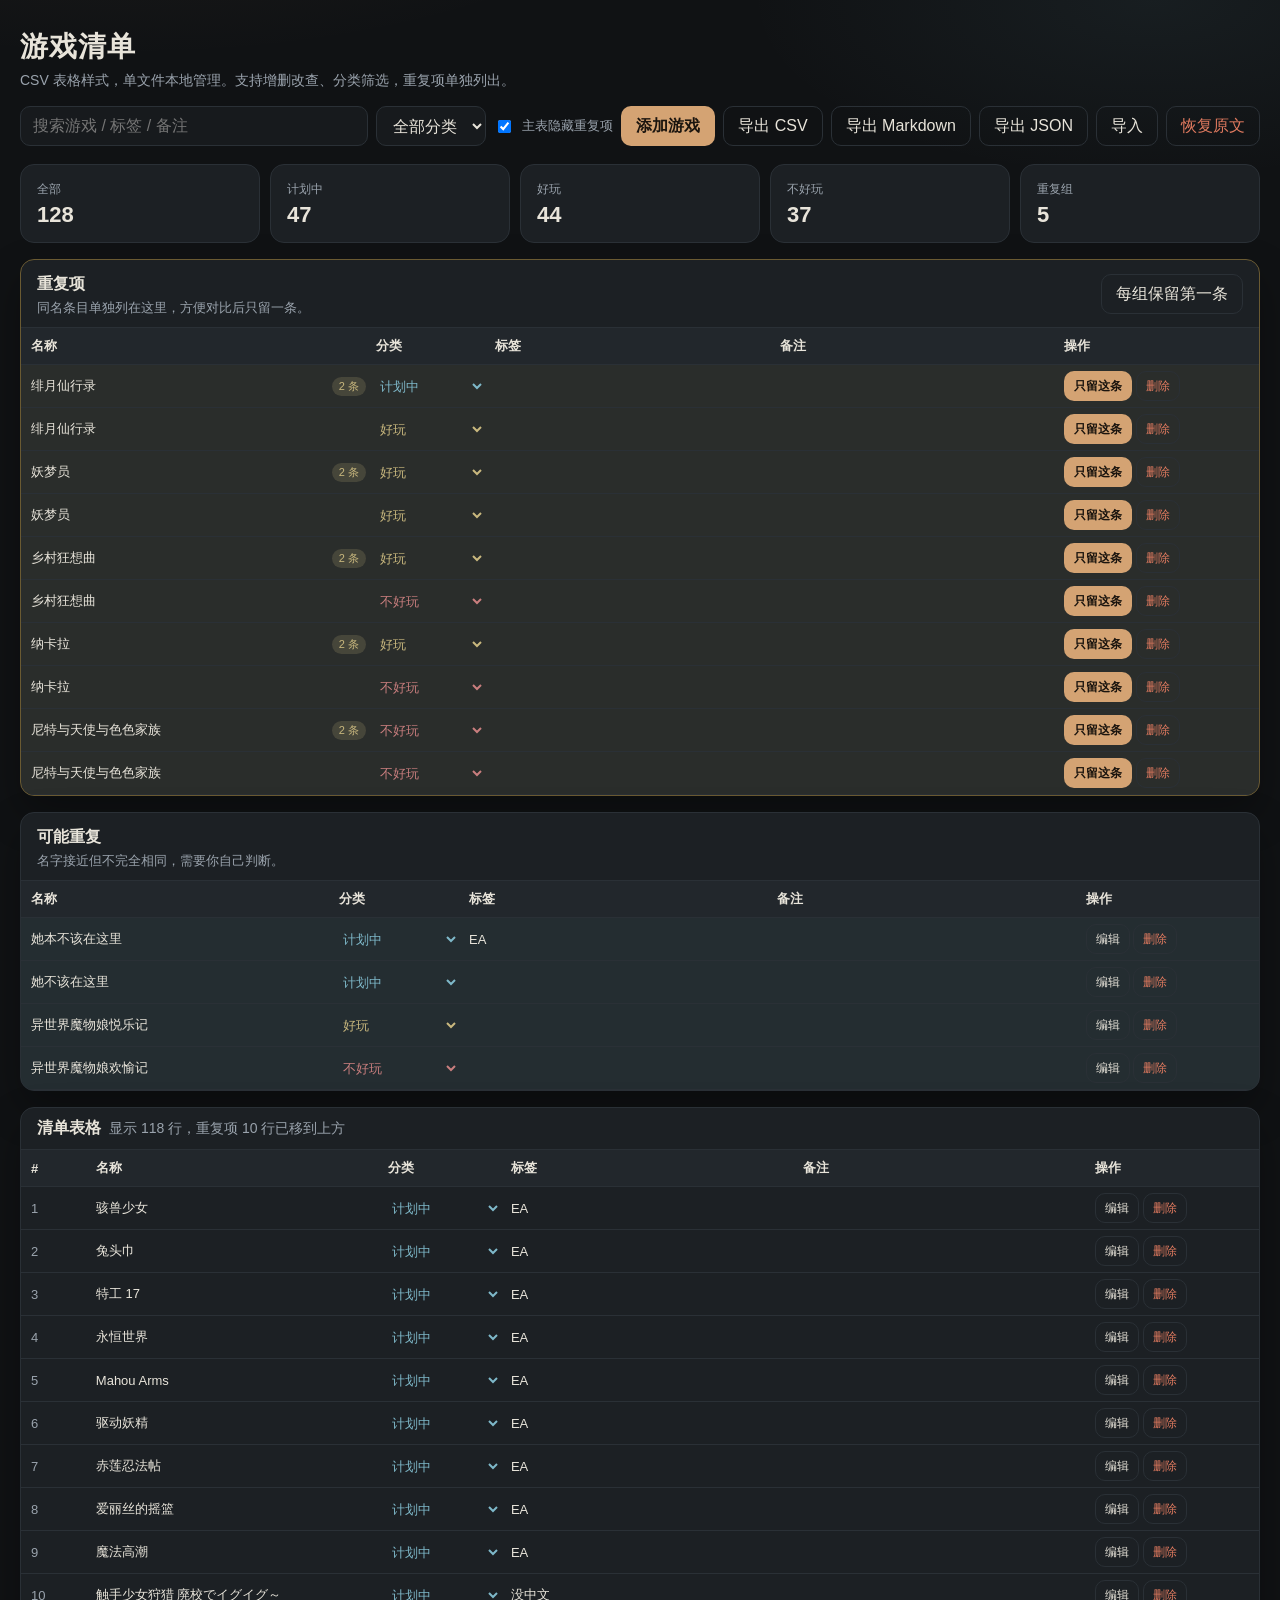
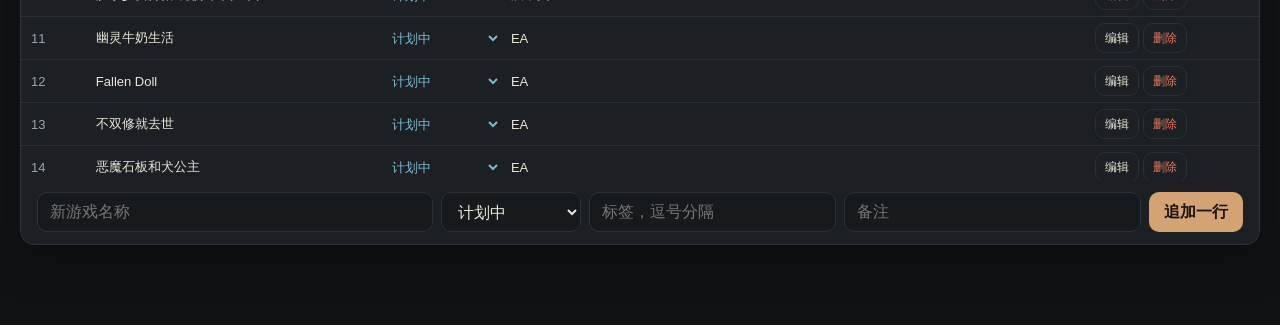
<file: index.html>
<!DOCTYPE html>
<html lang="zh-CN">
  <head>
    <meta charset="UTF-8" />
    <meta http-equiv="refresh" content="0; url=GameList.html" />
    <title>游戏清单</title>
    <script>location.replace("GameList.html");</script>
  </head>
  <body>
    <p><a href="GameList.html">打开游戏清单</a></p>
  </body>
</html>
</file>
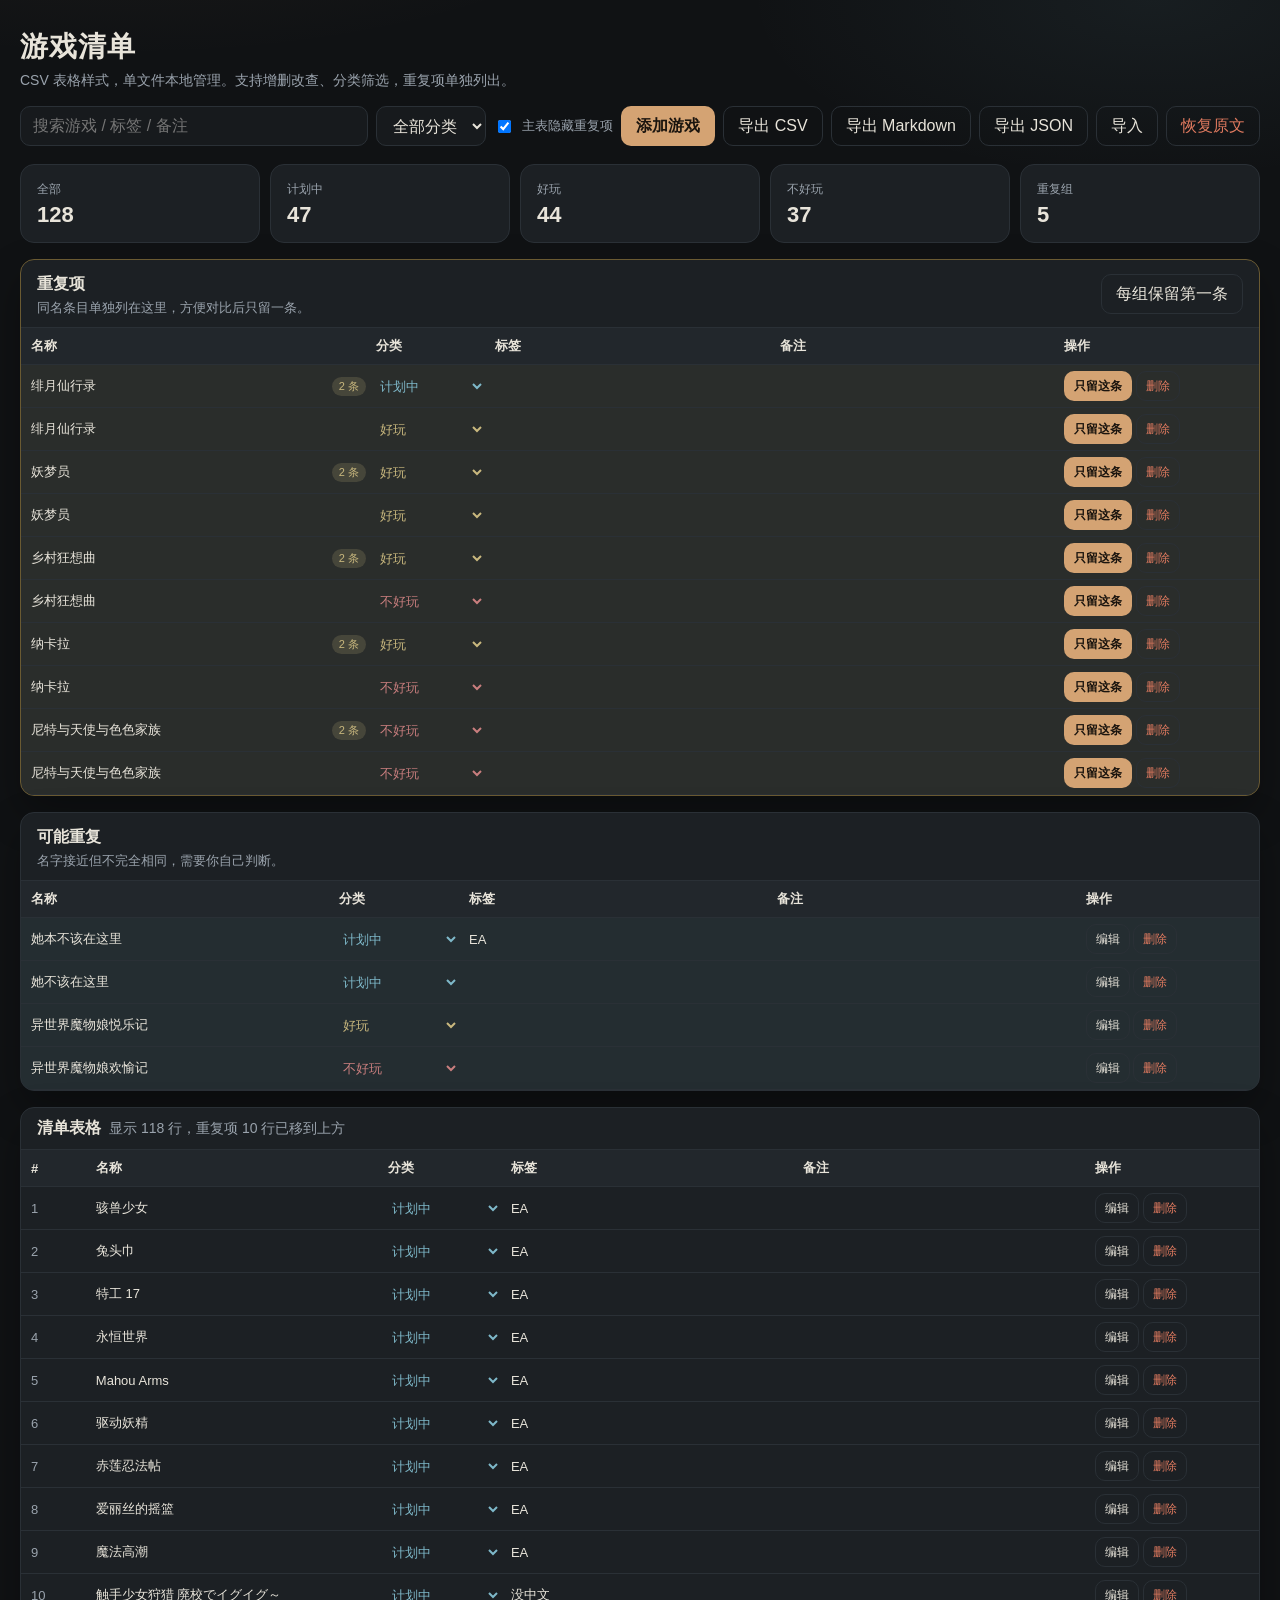
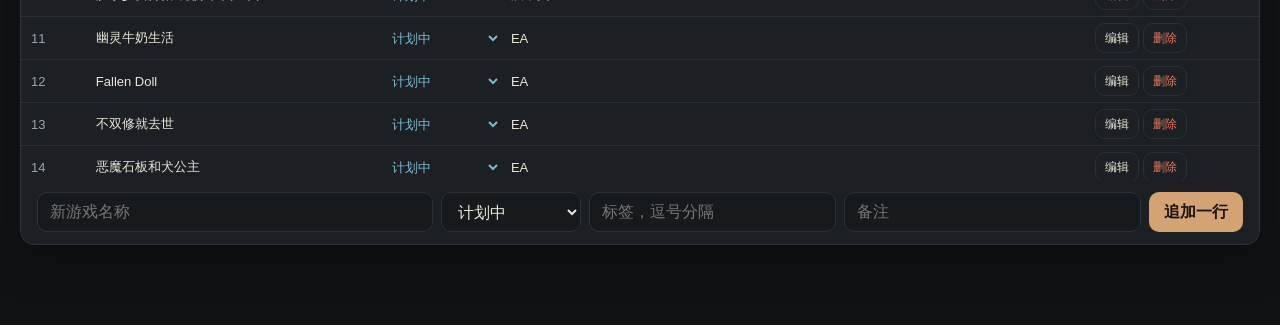
<file: GameList.html>
<!DOCTYPE html>
<html lang="zh-CN">
<head>
  <meta charset="UTF-8" />
  <meta name="viewport" content="width=device-width, initial-scale=1" />
  <title>游戏清单</title>
  <style>
    :root {
      --bg: #101214;
      --bg-soft: #171a1d;
      --panel: #1c2024;
      --line: #2a3036;
      --text: #e8e4da;
      --muted: #9aa3ad;
      --accent: #d4a373;
      --plan: #7eb8c9;
      --fun: #c9b87e;
      --skip: #c97e7e;
      --danger: #e07a5f;
      --dup: #c9b87e;
      --shadow: 0 18px 40px rgba(0, 0, 0, 0.28);
      --radius: 14px;
    }
    * { box-sizing: border-box; }
    html, body { margin: 0; min-height: 100%; }
    body {
      font-family: "Segoe UI", "PingFang SC", "Microsoft YaHei", sans-serif;
      background:
        radial-gradient(1200px 500px at 10% -10%, rgba(212, 163, 115, 0.08), transparent 50%),
        radial-gradient(900px 400px at 90% 0%, rgba(126, 184, 201, 0.07), transparent 45%),
        var(--bg);
      color: var(--text);
    }
    .app { max-width: 1280px; margin: 0 auto; padding: 28px 20px 64px; }
    header { display: flex; flex-direction: column; gap: 16px; margin-bottom: 18px; }
    h1 { margin: 0 0 6px; font-size: 28px; letter-spacing: 0.04em; font-weight: 650; }
    .sub { margin: 0; color: var(--muted); font-size: 14px; }
    .toolbar, .sheet-bar, .modal-actions, .row-actions { display: flex; flex-wrap: wrap; gap: 8px; align-items: center; }
    input, select, textarea, button { font: inherit; color: var(--text); }
    .search, select.filter, .composer .cell {
      height: 40px;
      padding: 0 12px;
      border: 1px solid var(--line);
      border-radius: 10px;
      background: var(--bg-soft);
      outline: none;
    }
    .search { flex: 1 1 220px; min-width: 180px; max-width: 360px; }
    .search:focus, select:focus, .composer .cell:focus, td .cell:focus { border-color: var(--accent); }
    button {
      height: 40px;
      padding: 0 14px;
      border: 1px solid var(--line);
      border-radius: 10px;
      background: var(--panel);
      cursor: pointer;
    }
    button:hover { border-color: #3d454d; }
    button.primary { background: var(--accent); color: #1a140e; border-color: transparent; font-weight: 650; }
    button.ghost { background: transparent; }
    button.danger { color: var(--danger); }
    button.small { height: 30px; padding: 0 9px; font-size: 12px; }
    .toggle { display: flex; gap: 8px; align-items: center; color: var(--muted); font-size: 13px; }
    .stats { display: grid; grid-template-columns: repeat(5, minmax(0, 1fr)); gap: 10px; margin-bottom: 16px; }
    .stat {
      background: var(--panel);
      border: 1px solid var(--line);
      border-radius: var(--radius);
      padding: 14px 16px;
    }
    .stat b { display: block; font-size: 22px; margin-top: 4px; }
    .stat span { color: var(--muted); font-size: 12px; }
    .panel {
      background: var(--panel);
      border: 1px solid var(--line);
      border-radius: var(--radius);
      box-shadow: var(--shadow);
      margin-bottom: 16px;
      overflow: hidden;
    }
    .panel.dupes { border-color: #6a5a32; }
    .panel-head {
      display: flex;
      justify-content: space-between;
      gap: 12px;
      align-items: flex-start;
      padding: 14px 16px 10px;
      border-bottom: 1px solid var(--line);
    }
    .panel-head h2, .panel-head h3 { margin: 0 0 4px; font-size: 16px; }
    .panel-head p { margin: 0; color: var(--muted); font-size: 13px; }
    .sheet-bar { padding: 10px 16px; border-bottom: 1px solid var(--line); }
    .table-wrap { overflow: auto; max-height: min(70vh, 820px); }
    table { width: 100%; border-collapse: collapse; font-size: 13px; }
    th {
      position: sticky;
      top: 0;
      z-index: 1;
      background: #22272c;
      text-align: left;
      font-weight: 600;
      padding: 9px 10px;
      border-bottom: 1px solid var(--line);
      white-space: nowrap;
      cursor: pointer;
      user-select: none;
    }
    th.nosort { cursor: default; }
    td { border-bottom: 1px solid var(--line); vertical-align: middle; padding: 0; }
    td.num, td.act { padding: 6px 10px; color: var(--muted); white-space: nowrap; }
    tr:hover td { background: rgba(255, 255, 255, 0.03); }
    tr.dup td { background: rgba(201, 184, 126, 0.08); }
    tr.similar td { background: rgba(126, 184, 201, 0.08); }
    td .cell {
      flex: 1;
      width: 100%;
      height: 38px;
      border: 0;
      border-radius: 0;
      background: transparent;
      padding: 8px 10px;
    }
    .name-cell { display: flex; align-items: center; gap: 6px; }
    td .cell:focus { background: #101418; }
    select.cell { appearance: auto; }
    .badge {
      display: inline-block;
      font-size: 11px;
      border-radius: 999px;
      padding: 2px 7px;
      background: rgba(201, 184, 126, 0.18);
      color: var(--dup);
    }
    .cat-plan { color: var(--plan); }
    .cat-fun { color: var(--fun); }
    .cat-skip { color: var(--skip); }
    .empty { color: var(--muted); text-align: center; padding: 28px 8px; }
    .composer { display: grid; grid-template-columns: 1.6fr 140px 1fr 1.2fr auto; gap: 8px; padding: 12px 16px; }
    dialog {
      width: min(480px, 92vw);
      border: 1px solid var(--line);
      border-radius: 16px;
      background: #1a1e22;
      color: var(--text);
      padding: 0;
      box-shadow: var(--shadow);
    }
    dialog::backdrop { background: rgba(0, 0, 0, 0.55); }
    .modal { padding: 18px; }
    .modal h3 { margin: 0 0 14px; }
    .field { margin-bottom: 12px; }
    .field label { display: block; font-size: 12px; color: var(--muted); margin-bottom: 6px; }
    .field input, .field select, .field textarea {
      width: 100%;
      border: 1px solid var(--line);
      border-radius: 10px;
      background: var(--bg-soft);
      padding: 10px 12px;
    }
    .field textarea { min-height: 72px; resize: vertical; }
    .modal-actions { justify-content: flex-end; margin-top: 8px; }
    .toast {
      position: fixed;
      right: 18px;
      bottom: 18px;
      background: #22272c;
      border: 1px solid var(--line);
      color: var(--text);
      padding: 10px 14px;
      border-radius: 10px;
      opacity: 0;
      pointer-events: none;
      transition: opacity .2s ease;
      z-index: 20;
    }
    .toast.show { opacity: 1; }
    @media (max-width: 980px) {
      .stats { grid-template-columns: 1fr 1fr; }
      .composer { grid-template-columns: 1fr; }
      .search { max-width: none; }
    }
  </style>
</head>
<body>
  <div class="app">
    <header>
      <div>
        <h1>游戏清单</h1>
        <p class="sub">CSV 表格样式，单文件本地管理。支持增删改查、分类筛选，重复项单独列出。</p>
      </div>
      <div class="toolbar">
        <input class="search" id="search" placeholder="搜索游戏 / 标签 / 备注" />
        <select class="filter" id="filterCat">
          <option value="">全部分类</option>
          <option value="plan">计划中</option>
          <option value="fun">好玩</option>
          <option value="skip">不好玩</option>
        </select>
        <label class="toggle"><input type="checkbox" id="hideDupes" checked /> 主表隐藏重复项</label>
        <button class="primary" id="addBtn">添加游戏</button>
        <button class="ghost" id="exportCsvBtn">导出 CSV</button>
        <button class="ghost" id="exportMdBtn">导出 Markdown</button>
        <button class="ghost" id="exportJsonBtn">导出 JSON</button>
        <button class="ghost" id="importBtn">导入</button>
        <button class="ghost danger" id="resetBtn">恢复原文</button>
        <input type="file" id="fileInput" accept=".csv,.json,text/csv,application/json" hidden />
      </div>
    </header>

    <section class="stats">
      <div class="stat"><span>全部</span><b id="statAll">0</b></div>
      <div class="stat"><span>计划中</span><b id="statPlan">0</b></div>
      <div class="stat"><span>好玩</span><b id="statFun">0</b></div>
      <div class="stat"><span>不好玩</span><b id="statSkip">0</b></div>
      <div class="stat"><span>重复组</span><b id="statDup">0</b></div>
    </section>

    <section class="panel dupes" id="dupes" hidden>
      <div class="panel-head">
        <div>
          <h2>重复项</h2>
          <p>同名条目单独列在这里，方便对比后只留一条。</p>
        </div>
        <button class="ghost" id="keepFirstAll">每组保留第一条</button>
      </div>
      <div class="table-wrap">
        <table>
          <thead>
            <tr>
              <th class="nosort">名称</th>
              <th class="nosort">分类</th>
              <th class="nosort">标签</th>
              <th class="nosort">备注</th>
              <th class="nosort">操作</th>
            </tr>
          </thead>
          <tbody id="dupeBody"></tbody>
        </table>
      </div>
    </section>

    <section class="panel" id="similar" hidden>
      <div class="panel-head">
        <div>
          <h3>可能重复</h3>
          <p>名字接近但不完全相同，需要你自己判断。</p>
        </div>
      </div>
      <div class="table-wrap">
        <table>
          <thead>
            <tr>
              <th class="nosort">名称</th>
              <th class="nosort">分类</th>
              <th class="nosort">标签</th>
              <th class="nosort">备注</th>
              <th class="nosort">操作</th>
            </tr>
          </thead>
          <tbody id="similarBody"></tbody>
        </table>
      </div>
    </section>

    <section class="panel">
      <div class="sheet-bar">
        <strong>清单表格</strong>
        <span class="sub" id="sheetHint"></span>
      </div>
      <div class="table-wrap">
        <table id="sheet">
          <thead>
            <tr>
              <th data-sort="index">#</th>
              <th data-sort="title">名称</th>
              <th data-sort="category">分类</th>
              <th data-sort="tags">标签</th>
              <th data-sort="note">备注</th>
              <th class="nosort">操作</th>
            </tr>
          </thead>
          <tbody id="sheetBody"></tbody>
        </table>
      </div>
      <form class="composer" id="composer">
        <input class="cell" id="newTitle" placeholder="新游戏名称" required />
        <select class="cell" id="newCategory">
          <option value="plan">计划中</option>
          <option value="fun">好玩</option>
          <option value="skip">不好玩</option>
        </select>
        <input class="cell" id="newTags" placeholder="标签，逗号分隔" />
        <input class="cell" id="newNote" placeholder="备注" />
        <button class="primary" type="submit">追加一行</button>
      </form>
    </section>
  </div>

  <dialog id="editor">
    <form class="modal" id="editorForm">
      <h3 id="editorTitle">添加游戏</h3>
      <input type="hidden" id="editId" />
      <div class="field">
        <label for="editTitle">名称</label>
        <input id="editTitle" required maxlength="120" />
      </div>
      <div class="field">
        <label for="editCategory">分类</label>
        <select id="editCategory">
          <option value="plan">计划中</option>
          <option value="fun">好玩</option>
          <option value="skip">不好玩</option>
        </select>
      </div>
      <div class="field">
        <label for="editTags">标签（逗号分隔）</label>
        <input id="editTags" placeholder="EA, 生肉" />
      </div>
      <div class="field">
        <label for="editNote">备注</label>
        <textarea id="editNote" maxlength="200"></textarea>
      </div>
      <div class="modal-actions">
        <button type="button" class="ghost" id="cancelEdit">取消</button>
        <button type="submit" class="primary">保存</button>
      </div>
    </form>
  </dialog>

  <div class="toast" id="toast"></div>

  <script>
    const STORAGE_KEY = "game-list-sheet-v1";
    const CATEGORIES = { plan: "计划中", fun: "好玩", skip: "不好玩" };
    const DEFAULT_GAMES = [
  {
    "title": "骇兽少女",
    "category": "plan",
    "tags": [
      "EA"
    ],
    "note": ""
  },
  {
    "title": "兔头巾",
    "category": "plan",
    "tags": [
      "EA"
    ],
    "note": ""
  },
  {
    "title": "特工 17",
    "category": "plan",
    "tags": [
      "EA"
    ],
    "note": ""
  },
  {
    "title": "永恒世界",
    "category": "plan",
    "tags": [
      "EA"
    ],
    "note": ""
  },
  {
    "title": "Mahou Arms",
    "category": "plan",
    "tags": [
      "EA"
    ],
    "note": ""
  },
  {
    "title": "驱动妖精",
    "category": "plan",
    "tags": [
      "EA"
    ],
    "note": ""
  },
  {
    "title": "赤莲忍法帖",
    "category": "plan",
    "tags": [
      "EA"
    ],
    "note": ""
  },
  {
    "title": "爱丽丝的摇篮",
    "category": "plan",
    "tags": [
      "EA"
    ],
    "note": ""
  },
  {
    "title": "魔法高潮",
    "category": "plan",
    "tags": [
      "EA"
    ],
    "note": ""
  },
  {
    "title": "触手少女狩猎 廃校でイグイグ～",
    "category": "plan",
    "tags": [
      "没中文"
    ],
    "note": ""
  },
  {
    "title": "幽灵牛奶生活",
    "category": "plan",
    "tags": [
      "EA"
    ],
    "note": ""
  },
  {
    "title": "Fallen Doll",
    "category": "plan",
    "tags": [
      "EA"
    ],
    "note": ""
  },
  {
    "title": "不双修就去世",
    "category": "plan",
    "tags": [
      "EA"
    ],
    "note": ""
  },
  {
    "title": "恶魔石板和犬公主",
    "category": "plan",
    "tags": [
      "EA"
    ],
    "note": ""
  },
  {
    "title": "群青的魔女",
    "category": "plan",
    "tags": [
      "EA"
    ],
    "note": ""
  },
  {
    "title": "フォレスティア～ちいさな町の牧場ライフ",
    "category": "plan",
    "tags": [],
    "note": ""
  },
  {
    "title": "和存在感薄弱的妹妹",
    "category": "plan",
    "tags": [],
    "note": ""
  },
  {
    "title": "酒鬼女神的酒诡",
    "category": "plan",
    "tags": [
      "EA"
    ],
    "note": ""
  },
  {
    "title": "英雄派对必须陨落",
    "category": "plan",
    "tags": [
      "EA"
    ],
    "note": ""
  },
  {
    "title": "玩家的挣扎(gamer struggles)",
    "category": "plan",
    "tags": [
      "生肉"
    ],
    "note": ""
  },
  {
    "title": "赫雷斯的角斗场3",
    "category": "plan",
    "tags": [],
    "note": ""
  },
  {
    "title": "虚幻寓言",
    "category": "plan",
    "tags": [
      "EA"
    ],
    "note": ""
  },
  {
    "title": "公主协同效应",
    "category": "plan",
    "tags": [
      "EA"
    ],
    "note": ""
  },
  {
    "title": "她本不该在这里",
    "category": "plan",
    "tags": [
      "EA"
    ],
    "note": ""
  },
  {
    "title": "克莱尔斯特拉格尔",
    "category": "plan",
    "tags": [
      "EA"
    ],
    "note": ""
  },
  {
    "title": "魔力丧失",
    "category": "plan",
    "tags": [],
    "note": ""
  },
  {
    "title": "苍色之光",
    "category": "plan",
    "tags": [],
    "note": ""
  },
  {
    "title": "大侠狂想曲",
    "category": "plan",
    "tags": [],
    "note": ""
  },
  {
    "title": "爸爸活无双",
    "category": "plan",
    "tags": [],
    "note": ""
  },
  {
    "title": "夏娃年代记",
    "category": "plan",
    "tags": [],
    "note": ""
  },
  {
    "title": "来自边境",
    "category": "plan",
    "tags": [],
    "note": ""
  },
  {
    "title": "脱衣麻将",
    "category": "plan",
    "tags": [],
    "note": ""
  },
  {
    "title": "她不该在这里",
    "category": "plan",
    "tags": [],
    "note": ""
  },
  {
    "title": "嘿，陌生人！我赌你会爱上我！",
    "category": "plan",
    "tags": [],
    "note": ""
  },
  {
    "title": "妹（姐）想把哥（弟）的性癖扭曲！",
    "category": "plan",
    "tags": [],
    "note": ""
  },
  {
    "title": "鸡鸡硬硬公园",
    "category": "plan",
    "tags": [],
    "note": ""
  },
  {
    "title": "亚洲之子：东方之乡",
    "category": "plan",
    "tags": [],
    "note": "SOA就是个混蛋"
  },
  {
    "title": "阿, 幽灵",
    "category": "plan",
    "tags": [],
    "note": ""
  },
  {
    "title": "天狗之廓",
    "category": "plan",
    "tags": [],
    "note": ""
  },
  {
    "title": "Dead-End City",
    "category": "plan",
    "tags": [],
    "note": ""
  },
  {
    "title": "乱斗少女",
    "category": "plan",
    "tags": [],
    "note": ""
  },
  {
    "title": "Luna",
    "category": "plan",
    "tags": [],
    "note": ""
  },
  {
    "title": "下一个女孩",
    "category": "plan",
    "tags": [],
    "note": ""
  },
  {
    "title": "谪仙索欢录",
    "category": "plan",
    "tags": [],
    "note": ""
  },
  {
    "title": "3C二手维修店",
    "category": "plan",
    "tags": [],
    "note": ""
  },
  {
    "title": "魔女秘药",
    "category": "plan",
    "tags": [],
    "note": ""
  },
  {
    "title": "绯月仙行录",
    "category": "plan",
    "tags": [],
    "note": ""
  },
  {
    "title": "魅魔咏叹调",
    "category": "fun",
    "tags": [],
    "note": ""
  },
  {
    "title": "时奸勇者",
    "category": "fun",
    "tags": [],
    "note": ""
  },
  {
    "title": "恶魔酱的五日恶戏",
    "category": "fun",
    "tags": [],
    "note": ""
  },
  {
    "title": "妖梦员",
    "category": "fun",
    "tags": [],
    "note": ""
  },
  {
    "title": "酒店故事",
    "category": "fun",
    "tags": [],
    "note": ""
  },
  {
    "title": "救生员狂热",
    "category": "fun",
    "tags": [],
    "note": ""
  },
  {
    "title": "爱丽丝编年史",
    "category": "fun",
    "tags": [],
    "note": ""
  },
  {
    "title": "45号电车",
    "category": "fun",
    "tags": [],
    "note": ""
  },
  {
    "title": "魅魔继承者",
    "category": "fun",
    "tags": [],
    "note": ""
  },
  {
    "title": "魅魔赌场",
    "category": "fun",
    "tags": [],
    "note": ""
  },
  {
    "title": "春销卡牌斗士",
    "category": "fun",
    "tags": [],
    "note": ""
  },
  {
    "title": "绯月仙行录",
    "category": "fun",
    "tags": [],
    "note": ""
  },
  {
    "title": "怪兽公主傲慢",
    "category": "fun",
    "tags": [],
    "note": ""
  },
  {
    "title": "怪兽公主暴食",
    "category": "fun",
    "tags": [],
    "note": ""
  },
  {
    "title": "魅魔之森",
    "category": "fun",
    "tags": [],
    "note": ""
  },
  {
    "title": "勇者大战魔物娘 RPG",
    "category": "fun",
    "tags": [],
    "note": ""
  },
  {
    "title": "勇者大战魔物娘 ADV",
    "category": "fun",
    "tags": [],
    "note": ""
  },
  {
    "title": "社群审查",
    "category": "fun",
    "tags": [],
    "note": ""
  },
  {
    "title": "奴隶之剑",
    "category": "fun",
    "tags": [],
    "note": ""
  },
  {
    "title": "抓到冒险者酱",
    "category": "fun",
    "tags": [],
    "note": ""
  },
  {
    "title": "妖魔娼馆",
    "category": "fun",
    "tags": [],
    "note": ""
  },
  {
    "title": "半妖忍少女",
    "category": "fun",
    "tags": [],
    "note": ""
  },
  {
    "title": "希尔薇",
    "category": "fun",
    "tags": [],
    "note": ""
  },
  {
    "title": "翻转女巫",
    "category": "fun",
    "tags": [],
    "note": ""
  },
  {
    "title": "优艳之花",
    "category": "fun",
    "tags": [],
    "note": ""
  },
  {
    "title": "Unholy Maiden",
    "category": "fun",
    "tags": [],
    "note": ""
  },
  {
    "title": "监狱勇者",
    "category": "fun",
    "tags": [],
    "note": ""
  },
  {
    "title": "异世界魔物娘悦乐记",
    "category": "fun",
    "tags": [],
    "note": ""
  },
  {
    "title": "傭兵の冒険",
    "category": "fun",
    "tags": [],
    "note": ""
  },
  {
    "title": "被囚禁的莉莉",
    "category": "fun",
    "tags": [],
    "note": ""
  },
  {
    "title": "骑士情缘",
    "category": "fun",
    "tags": [],
    "note": ""
  },
  {
    "title": "乡村狂想曲",
    "category": "fun",
    "tags": [],
    "note": ""
  },
  {
    "title": "纳卡拉",
    "category": "fun",
    "tags": [],
    "note": ""
  },
  {
    "title": "魅惑城堡",
    "category": "fun",
    "tags": [],
    "note": ""
  },
  {
    "title": "遗迹探索者",
    "category": "fun",
    "tags": [],
    "note": ""
  },
  {
    "title": "魅惑之翼少女的爆衣攻略",
    "category": "fun",
    "tags": [],
    "note": ""
  },
  {
    "title": "末代魔王",
    "category": "fun",
    "tags": [],
    "note": ""
  },
  {
    "title": "冒险途中全员告白",
    "category": "fun",
    "tags": [],
    "note": ""
  },
  {
    "title": "IVAV2",
    "category": "fun",
    "tags": [],
    "note": ""
  },
  {
    "title": "妖梦员",
    "category": "fun",
    "tags": [],
    "note": ""
  },
  {
    "title": "魔导士小奏的扶她地牢探险",
    "category": "fun",
    "tags": [],
    "note": ""
  },
  {
    "title": "异世界大老二",
    "category": "fun",
    "tags": [],
    "note": ""
  },
  {
    "title": "伊莱：非人类",
    "category": "fun",
    "tags": [],
    "note": ""
  },
  {
    "title": "校园泳装少女快乐拷问模拟",
    "category": "fun",
    "tags": [],
    "note": ""
  },
  {
    "title": "淫乱迷宫",
    "category": "skip",
    "tags": [],
    "note": ""
  },
  {
    "title": "夜幕之花",
    "category": "skip",
    "tags": [],
    "note": ""
  },
  {
    "title": "哥布林小鬼与骑士先生",
    "category": "skip",
    "tags": [],
    "note": ""
  },
  {
    "title": "怪兽公主怠惰",
    "category": "skip",
    "tags": [],
    "note": ""
  },
  {
    "title": "忍堕－女忍调教",
    "category": "skip",
    "tags": [],
    "note": ""
  },
  {
    "title": "暗黑游乐园默示录",
    "category": "skip",
    "tags": [],
    "note": ""
  },
  {
    "title": "黄毛漂流记",
    "category": "skip",
    "tags": [],
    "note": ""
  },
  {
    "title": "幻欲游乐园2",
    "category": "skip",
    "tags": [],
    "note": ""
  },
  {
    "title": "怪物黑市",
    "category": "skip",
    "tags": [],
    "note": ""
  },
  {
    "title": "精灵谷物语",
    "category": "skip",
    "tags": [],
    "note": ""
  },
  {
    "title": "出生在异世界的我在歌舞伎听打黑工",
    "category": "skip",
    "tags": [],
    "note": ""
  },
  {
    "title": "伊甸守护者",
    "category": "skip",
    "tags": [],
    "note": ""
  },
  {
    "title": "后宫绮梦",
    "category": "skip",
    "tags": [],
    "note": ""
  },
  {
    "title": "乡村狂想曲",
    "category": "skip",
    "tags": [],
    "note": ""
  },
  {
    "title": "纳卡拉",
    "category": "skip",
    "tags": [],
    "note": ""
  },
  {
    "title": "罪恶尖塔",
    "category": "skip",
    "tags": [],
    "note": ""
  },
  {
    "title": "稻禾五谷神",
    "category": "skip",
    "tags": [],
    "note": ""
  },
  {
    "title": "肛门的逆袭",
    "category": "skip",
    "tags": [],
    "note": ""
  },
  {
    "title": "异世界魔物娘欢愉记",
    "category": "skip",
    "tags": [],
    "note": ""
  },
  {
    "title": "一次, 球球你让我",
    "category": "skip",
    "tags": [],
    "note": ""
  },
  {
    "title": "鬼谷八荒",
    "category": "skip",
    "tags": [],
    "note": ""
  },
  {
    "title": "侠女逍遥录",
    "category": "skip",
    "tags": [],
    "note": ""
  },
  {
    "title": "青楼之王",
    "category": "skip",
    "tags": [],
    "note": ""
  },
  {
    "title": "卡片皇后",
    "category": "skip",
    "tags": [],
    "note": ""
  },
  {
    "title": "おしおき娘々R",
    "category": "skip",
    "tags": [],
    "note": ""
  },
  {
    "title": "隧道逃生",
    "category": "skip",
    "tags": [],
    "note": ""
  },
  {
    "title": "田舍生活",
    "category": "skip",
    "tags": [],
    "note": ""
  },
  {
    "title": "性癖讨论 3章",
    "category": "skip",
    "tags": [],
    "note": ""
  },
  {
    "title": "妖谈",
    "category": "skip",
    "tags": [],
    "note": ""
  },
  {
    "title": "催眠之蚀",
    "category": "skip",
    "tags": [],
    "note": ""
  },
  {
    "title": "魅惑万花筒",
    "category": "skip",
    "tags": [],
    "note": ""
  },
  {
    "title": "尼特与天使与色色家族",
    "category": "skip",
    "tags": [],
    "note": ""
  },
  {
    "title": "苦主救助中心",
    "category": "skip",
    "tags": [],
    "note": ""
  },
  {
    "title": "猫与地下城",
    "category": "skip",
    "tags": [],
    "note": ""
  },
  {
    "title": "尼特与天使与色色家族",
    "category": "skip",
    "tags": [],
    "note": ""
  },
  {
    "title": "牛奶冲刺 – 两条路径",
    "category": "skip",
    "tags": [],
    "note": ""
  },
  {
    "title": "社畜魅魔",
    "category": "skip",
    "tags": [],
    "note": ""
  }
];

    let games = [];
    let query = "";
    let filterCat = "";
    let hideDupes = true;
    let sortKey = "index";
    let sortDir = 1;

    function uid() {
      return crypto.randomUUID ? crypto.randomUUID() : String(Date.now()) + Math.random();
    }

    function seed(list) {
      return list.map((item) => ({
        id: uid(),
        title: item.title.trim(),
        category: item.category,
        tags: [...(item.tags || [])],
        note: item.note || "",
      }));
    }

    function load() {
      try {
        const raw = localStorage.getItem(STORAGE_KEY);
        if (!raw) return seed(DEFAULT_GAMES);
        const parsed = JSON.parse(raw);
        if (!Array.isArray(parsed)) return seed(DEFAULT_GAMES);
        return parsed.map((item) => ({
          id: item.id || uid(),
          title: String(item.title || "").trim(),
          category: CATEGORIES[item.category] ? item.category : "plan",
          tags: Array.isArray(item.tags) ? item.tags.filter(Boolean) : parseTags(item.tags || ""),
          note: String(item.note || ""),
        })).filter((item) => item.title);
      } catch {
        return seed(DEFAULT_GAMES);
      }
    }

    function save() {
      localStorage.setItem(STORAGE_KEY, JSON.stringify(games));
    }

    function toast(message) {
      const el = document.getElementById("toast");
      el.textContent = message;
      el.classList.add("show");
      clearTimeout(toast._t);
      toast._t = setTimeout(() => el.classList.remove("show"), 1800);
    }

    function parseTags(value) {
      return String(value || "").split(/[,，]/).map((t) => t.trim()).filter(Boolean);
    }

    function escapeHtml(value) {
      return String(value)
        .replaceAll("&", "&amp;")
        .replaceAll("<", "&lt;")
        .replaceAll(">", "&gt;")
        .replaceAll('"', "&quot;");
    }

    function titleKey(title) {
      return String(title).trim().toLowerCase().replace(/\s+/g, "");
    }

    function normalizeTitle(title) {
      return String(title)
        .toLowerCase()
        .replace(/[（）()【】\[\].,，。!！?？:：·\-—_]/g, "")
        .replace(/\s+/g, "");
    }

    function findGame(id) {
      return games.find((g) => g.id === id);
    }

    function exactDuplicateGroups() {
      const map = new Map();
      for (const game of games) {
        const key = titleKey(game.title);
        if (!map.has(key)) map.set(key, []);
        map.get(key).push(game);
      }
      return [...map.values()].filter((group) => group.length > 1);
    }

    function levenshtein(a, b) {
      const rows = a.length + 1;
      const cols = b.length + 1;
      const matrix = Array.from({ length: rows }, () => Array(cols).fill(0));
      for (let i = 0; i < rows; i += 1) matrix[i][0] = i;
      for (let j = 0; j < cols; j += 1) matrix[0][j] = j;
      for (let i = 1; i < rows; i += 1) {
        for (let j = 1; j < cols; j += 1) {
          const cost = a[i - 1] === b[j - 1] ? 0 : 1;
          matrix[i][j] = Math.min(matrix[i - 1][j] + 1, matrix[i][j - 1] + 1, matrix[i - 1][j - 1] + cost);
        }
      }
      return matrix[a.length][b.length];
    }

    function similarGroups() {
      const unique = [];
      const seen = new Set();
      for (const game of games) {
        const key = normalizeTitle(game.title);
        if (!key || seen.has(key)) continue;
        seen.add(key);
        unique.push(key);
      }
      const used = new Set();
      const groups = [];
      for (let i = 0; i < unique.length; i += 1) {
        if (used.has(unique[i])) continue;
        const cluster = [unique[i]];
        for (let j = i + 1; j < unique.length; j += 1) {
          if (used.has(unique[j])) continue;
          const maxLen = Math.max(unique[i].length, unique[j].length);
          if (maxLen >= 7 && levenshtein(unique[i], unique[j]) <= 2) cluster.push(unique[j]);
        }
        if (cluster.length > 1) {
          cluster.forEach((key) => used.add(key));
          groups.push(games.filter((game) => cluster.includes(normalizeTitle(game.title))));
        }
      }
      return groups;
    }

    function matches(game) {
      if (filterCat && game.category !== filterCat) return false;
      if (!query) return true;
      const hay = [game.title, game.note, ...(game.tags || [])].join(" ").toLowerCase();
      return hay.includes(query);
    }

    function csvEscape(value) {
      const text = String(value ?? "");
      if (/[",\n]/.test(text)) return '"' + text.replaceAll('"', '""') + '"';
      return text;
    }

    function parseCsv(text) {
      const rows = [];
      let row = [];
      let cell = "";
      let quoted = false;
      const src = text.replace(/^\uFEFF/, "");
      for (let i = 0; i < src.length; i += 1) {
        const ch = src[i];
        if (quoted) {
          if (ch === '"' && src[i + 1] === '"') { cell += '"'; i += 1; }
          else if (ch === '"') quoted = false;
          else cell += ch;
        } else if (ch === '"') quoted = true;
        else if (ch === ",") { row.push(cell); cell = ""; }
        else if (ch === "\n") { row.push(cell); rows.push(row); row = []; cell = ""; }
        else if (ch !== "\r") cell += ch;
      }
      if (cell.length || row.length) { row.push(cell); rows.push(row); }
      return rows.filter((r) => r.some((c) => String(c).trim()));
    }

    function toCsv() {
      const lines = [["名称", "分类", "标签", "备注"].map(csvEscape).join(",")];
      for (const game of games) {
        lines.push([game.title, CATEGORIES[game.category], game.tags.join("，"), game.note].map(csvEscape).join(","));
      }
      return lines.join("\n") + "\n";
    }

    function toMarkdown() {
      const lines = ["# 游戏概述", ""];
      for (const [key, label] of Object.entries(CATEGORIES)) {
        lines.push("## " + label, "");
        games.filter((g) => g.category === key).forEach((game) => {
          const extra = [...game.tags, game.note].filter(Boolean).join(" ");
          lines.push(extra ? game.title + " " + extra : game.title, "");
        });
      }
      return lines.join("\n").trim() + "\n";
    }

    function download(filename, content, type) {
      const blob = new Blob([content], { type });
      const url = URL.createObjectURL(blob);
      const a = document.createElement("a");
      a.href = url;
      a.download = filename;
      a.click();
      URL.revokeObjectURL(url);
    }

    function categorySelect(game) {
      return Object.entries(CATEGORIES).map(([id, label]) =>
        '<option value="' + id + '"' + (game.category === id ? " selected" : "") + ">" + label + "</option>"
      ).join("");
    }

    function renderDupes(dupes) {
      const box = document.getElementById("dupes");
      const body = document.getElementById("dupeBody");
      const visible = dupes.map((group) => group.filter(matches)).filter((group) => group.length);
      if (!dupes.length) { box.hidden = true; body.innerHTML = ""; return; }
      box.hidden = false;
      document.getElementById("keepFirstAll").hidden = !dupes.length;
      if (!visible.length) {
        body.innerHTML = '<tr><td class="empty" colspan="5">没有匹配搜索的重复项</td></tr>';
        return;
      }
      body.innerHTML = visible.map((group) => {
        const ids = group.map((g) => g.id).join(",");
        return group.map((game, index) => `
          <tr class="dup">
            <td><div class="name-cell"><input class="cell" data-field="title" data-id="${game.id}" value="${escapeHtml(game.title)}" />${index === 0 ? '<span class="badge">' + group.length + ' 条</span>' : ""}</div></td>
            <td><select class="cell cat-${game.category}" data-field="category" data-id="${game.id}">${categorySelect(game)}</select></td>
            <td><input class="cell" data-field="tags" data-id="${game.id}" value="${escapeHtml(game.tags.join(", "))}" /></td>
            <td><input class="cell" data-field="note" data-id="${game.id}" value="${escapeHtml(game.note)}" /></td>
            <td class="act">
              <button class="small primary" data-keep="${game.id}" data-group="${ids}">只留这条</button>
              <button class="small ghost danger" data-act="del" data-id="${game.id}">删除</button>
            </td>
          </tr>
        `).join("");
      }).join("");
    }

    function renderSimilar(groups) {
      const box = document.getElementById("similar");
      const body = document.getElementById("similarBody");
      const visible = groups.map((group) => group.filter(matches)).filter((group) => group.length > 1);
      if (!visible.length) { box.hidden = true; body.innerHTML = ""; return; }
      box.hidden = false;
      body.innerHTML = visible.map((group) => group.map((game) => `
        <tr class="similar">
          <td><input class="cell" data-field="title" data-id="${game.id}" value="${escapeHtml(game.title)}" /></td>
          <td><select class="cell cat-${game.category}" data-field="category" data-id="${game.id}">${categorySelect(game)}</select></td>
          <td><input class="cell" data-field="tags" data-id="${game.id}" value="${escapeHtml(game.tags.join(", "))}" /></td>
          <td><input class="cell" data-field="note" data-id="${game.id}" value="${escapeHtml(game.note)}" /></td>
          <td class="act">
            <button class="small ghost" data-act="edit" data-id="${game.id}">编辑</button>
            <button class="small ghost danger" data-act="del" data-id="${game.id}">删除</button>
          </td>
        </tr>
      `).join("")).join("");
    }

    function sortGames(list) {
      const copy = list.map((game, index) => ({ game, index }));
      copy.sort((a, b) => {
        let av, bv;
        if (sortKey === "index") return (a.index - b.index) * sortDir;
        if (sortKey === "category") {
          av = CATEGORIES[a.game.category];
          bv = CATEGORIES[b.game.category];
        } else if (sortKey === "tags") {
          av = a.game.tags.join(",");
          bv = b.game.tags.join(",");
        } else {
          av = a.game[sortKey] || "";
          bv = b.game[sortKey] || "";
        }
        return String(av).localeCompare(String(bv), "zh") * sortDir;
      });
      return copy.map((item) => item.game);
    }

    function renderSheet(dupes) {
      const dupeIds = new Set(dupes.flatMap((group) => group.map((g) => g.id)));
      let rows = games.filter((game) => {
        if (!matches(game)) return false;
        if (hideDupes && dupeIds.has(game.id)) return false;
        return true;
      });
      rows = sortGames(rows);
      const body = document.getElementById("sheetBody");
      if (!rows.length) {
        body.innerHTML = '<tr><td class="empty" colspan="6">' + (query || filterCat ? "没有匹配项" : "还没有游戏") + "</td></tr>";
      } else {
        body.innerHTML = rows.map((game, i) => {
          const dup = dupeIds.has(game.id);
          return `
            <tr class="${dup ? "dup" : ""}" data-id="${game.id}">
              <td class="num">${i + 1}${dup ? ' <span class="badge">重复</span>' : ""}</td>
              <td><input class="cell" data-field="title" data-id="${game.id}" value="${escapeHtml(game.title)}" /></td>
              <td><select class="cell cat-${game.category}" data-field="category" data-id="${game.id}">${categorySelect(game)}</select></td>
              <td><input class="cell" data-field="tags" data-id="${game.id}" value="${escapeHtml(game.tags.join(", "))}" /></td>
              <td><input class="cell" data-field="note" data-id="${game.id}" value="${escapeHtml(game.note)}" /></td>
              <td class="act">
                <button class="small ghost" data-act="edit" data-id="${game.id}">编辑</button>
                <button class="small ghost danger" data-act="del" data-id="${game.id}">删除</button>
              </td>
            </tr>
          `;
        }).join("");
      }
      const hidden = hideDupes ? games.filter((g) => dupeIds.has(g.id) && matches(g)).length : 0;
      document.getElementById("sheetHint").textContent = hidden
        ? "显示 " + rows.length + " 行，重复项 " + hidden + " 行已移到上方"
        : "显示 " + rows.length + " 行";
    }

    function render() {
      const dupes = exactDuplicateGroups();
      const similar = similarGroups();
      document.getElementById("statAll").textContent = games.length;
      document.getElementById("statPlan").textContent = games.filter((g) => g.category === "plan").length;
      document.getElementById("statFun").textContent = games.filter((g) => g.category === "fun").length;
      document.getElementById("statSkip").textContent = games.filter((g) => g.category === "skip").length;
      document.getElementById("statDup").textContent = dupes.length;
      renderDupes(dupes);
      renderSimilar(similar);
      renderSheet(dupes);
    }

    function patchGame(id, field, value) {
      const game = findGame(id);
      if (!game) return;
      if (field === "title") game.title = value.trim();
      else if (field === "category") game.category = CATEGORIES[value] ? value : game.category;
      else if (field === "tags") game.tags = parseTags(value);
      else if (field === "note") game.note = value.trim();
      save();
      const active = document.activeElement;
      const focusId = active && active.dataset ? active.dataset.id : "";
      const focusField = active && active.dataset ? active.dataset.field : "";
      render();
      if (focusId && focusField) {
        const el = document.querySelector('[data-field="' + focusField + '"][data-id="' + focusId + '"]');
        if (el) {
          el.focus();
          if (typeof el.selectionStart === "number") {
            const len = el.value.length;
            el.setSelectionRange(len, len);
          }
        }
      }
    }

    function openEditor(game) {
      document.getElementById("editorTitle").textContent = game ? "编辑游戏" : "添加游戏";
      document.getElementById("editId").value = game ? game.id : "";
      document.getElementById("editTitle").value = game ? game.title : "";
      document.getElementById("editCategory").value = game ? game.category : (filterCat || "plan");
      document.getElementById("editTags").value = game ? game.tags.join(", ") : "";
      document.getElementById("editNote").value = game ? game.note : "";
      document.getElementById("editor").showModal();
      document.getElementById("editTitle").focus();
    }

    function keepOnly(id, groupIds) {
      const keep = findGame(id);
      games = games.filter((game) => !groupIds.includes(game.id) || game.id === id);
      save();
      render();
      toast("已只保留「" + keep.title + "」");
    }

    function importRows(parsed) {
      games = parsed.map((item) => ({
        id: item.id || uid(),
        title: String(item.title || "").trim(),
        category: CATEGORIES[item.category] ? item.category : (
          Object.entries(CATEGORIES).find(([, label]) => label === item.category)?.[0] || "plan"
        ),
        tags: Array.isArray(item.tags) ? item.tags.filter(Boolean) : parseTags(item.tags || ""),
        note: String(item.note || ""),
      })).filter((item) => item.title);
      save();
      render();
      toast("已导入 " + games.length + " 条");
    }

    function importCsv(text) {
      const rows = parseCsv(text);
      if (!rows.length) throw new Error("empty");
      const header = rows[0].map((h) => h.trim());
      const map = { "名称": "title", "标题": "title", title: "title", "分类": "category", category: "category", "标签": "tags", tags: "tags", "备注": "note", note: "note" };
      const idx = {};
      header.forEach((h, i) => { if (map[h]) idx[map[h]] = i; });
      const start = idx.title != null ? 1 : 0;
      const items = rows.slice(start).map((row) => ({
        title: row[idx.title ?? 0] || "",
        category: row[idx.category ?? 1] || "plan",
        tags: parseTags(row[idx.tags ?? 2] || ""),
        note: row[idx.note ?? 3] || "",
      }));
      importRows(items);
    }

    document.getElementById("search").addEventListener("input", (e) => {
      query = e.target.value.trim().toLowerCase();
      render();
    });
    document.getElementById("filterCat").addEventListener("change", (e) => {
      filterCat = e.target.value;
      render();
    });
    document.getElementById("hideDupes").addEventListener("change", (e) => {
      hideDupes = e.target.checked;
      render();
    });
    document.getElementById("addBtn").addEventListener("click", () => openEditor(null));
    document.getElementById("cancelEdit").addEventListener("click", () => document.getElementById("editor").close());
    document.getElementById("editorForm").addEventListener("submit", (e) => {
      e.preventDefault();
      const id = document.getElementById("editId").value;
      const title = document.getElementById("editTitle").value.trim();
      const category = document.getElementById("editCategory").value;
      const tags = parseTags(document.getElementById("editTags").value);
      const note = document.getElementById("editNote").value.trim();
      if (!title) return;
      if (id) {
        const game = findGame(id);
        if (!game) return;
        Object.assign(game, { title, category, tags, note });
        toast("已更新");
      } else {
        games.unshift({ id: uid(), title, category, tags, note });
        toast("已添加");
      }
      save();
      render();
      document.getElementById("editor").close();
    });
    document.getElementById("composer").addEventListener("submit", (e) => {
      e.preventDefault();
      const title = document.getElementById("newTitle").value.trim();
      if (!title) return;
      games.push({
        id: uid(),
        title,
        category: document.getElementById("newCategory").value,
        tags: parseTags(document.getElementById("newTags").value),
        note: document.getElementById("newNote").value.trim(),
      });
      document.getElementById("newTitle").value = "";
      document.getElementById("newTags").value = "";
      document.getElementById("newNote").value = "";
      save();
      render();
      toast("已追加一行");
    });
    document.addEventListener("change", (e) => {
      const field = e.target.closest("[data-field]");
      if (!field) return;
      patchGame(field.dataset.id, field.dataset.field, field.value);
      toast("已保存");
    });
    document.addEventListener("click", (e) => {
      const keep = e.target.closest("[data-keep]");
      if (keep) {
        keepOnly(keep.dataset.keep, keep.dataset.group.split(","));
        return;
      }
      const sort = e.target.closest("th[data-sort]");
      if (sort) {
        const key = sort.dataset.sort;
        if (sortKey === key) sortDir *= -1;
        else { sortKey = key; sortDir = 1; }
        render();
        return;
      }
      const btn = e.target.closest("button[data-act]");
      if (!btn) return;
      const game = findGame(btn.dataset.id);
      if (!game) return;
      if (btn.dataset.act === "edit") openEditor(game);
      if (btn.dataset.act === "del") {
        if (!confirm("删除「" + game.title + "」？")) return;
        games = games.filter((g) => g.id !== game.id);
        save();
        render();
        toast("已删除");
      }
    });
    document.getElementById("keepFirstAll").addEventListener("click", () => {
      const dupes = exactDuplicateGroups();
      const remove = new Set();
      dupes.forEach((group) => group.slice(1).forEach((g) => remove.add(g.id)));
      if (!remove.size) return;
      if (!confirm("将删除 " + remove.size + " 条重复记录，每组只留第一条。继续？")) return;
      games = games.filter((g) => !remove.has(g.id));
      save();
      render();
      toast("已按组去重");
    });
    document.getElementById("exportCsvBtn").addEventListener("click", () => {
      download("GameList.csv", toCsv(), "text/csv;charset=utf-8");
      toast("已导出 CSV");
    });
    document.getElementById("exportMdBtn").addEventListener("click", () => {
      download("GameList.md", toMarkdown(), "text/markdown;charset=utf-8");
      toast("已导出 Markdown");
    });
    document.getElementById("exportJsonBtn").addEventListener("click", () => {
      download("GameList.json", JSON.stringify(games, null, 2), "application/json");
      toast("已导出 JSON");
    });
    document.getElementById("importBtn").addEventListener("click", () => document.getElementById("fileInput").click());
    document.getElementById("fileInput").addEventListener("change", async (e) => {
      const file = e.target.files[0];
      e.target.value = "";
      if (!file) return;
      try {
        const text = await file.text();
        if (/\.csv$/i.test(file.name) || file.type.includes("csv")) importCsv(text);
        else importRows(JSON.parse(text));
      } catch {
        toast("导入失败，请检查 CSV / JSON");
      }
    });
    document.getElementById("resetBtn").addEventListener("click", () => {
      if (!confirm("恢复为 GameList.md 的原始内容？当前改动会丢失。")) return;
      games = seed(DEFAULT_GAMES);
      save();
      render();
      toast("已恢复原文");
    });

    games = load();
    render();
  </script>
</body>
</html>
</file>
